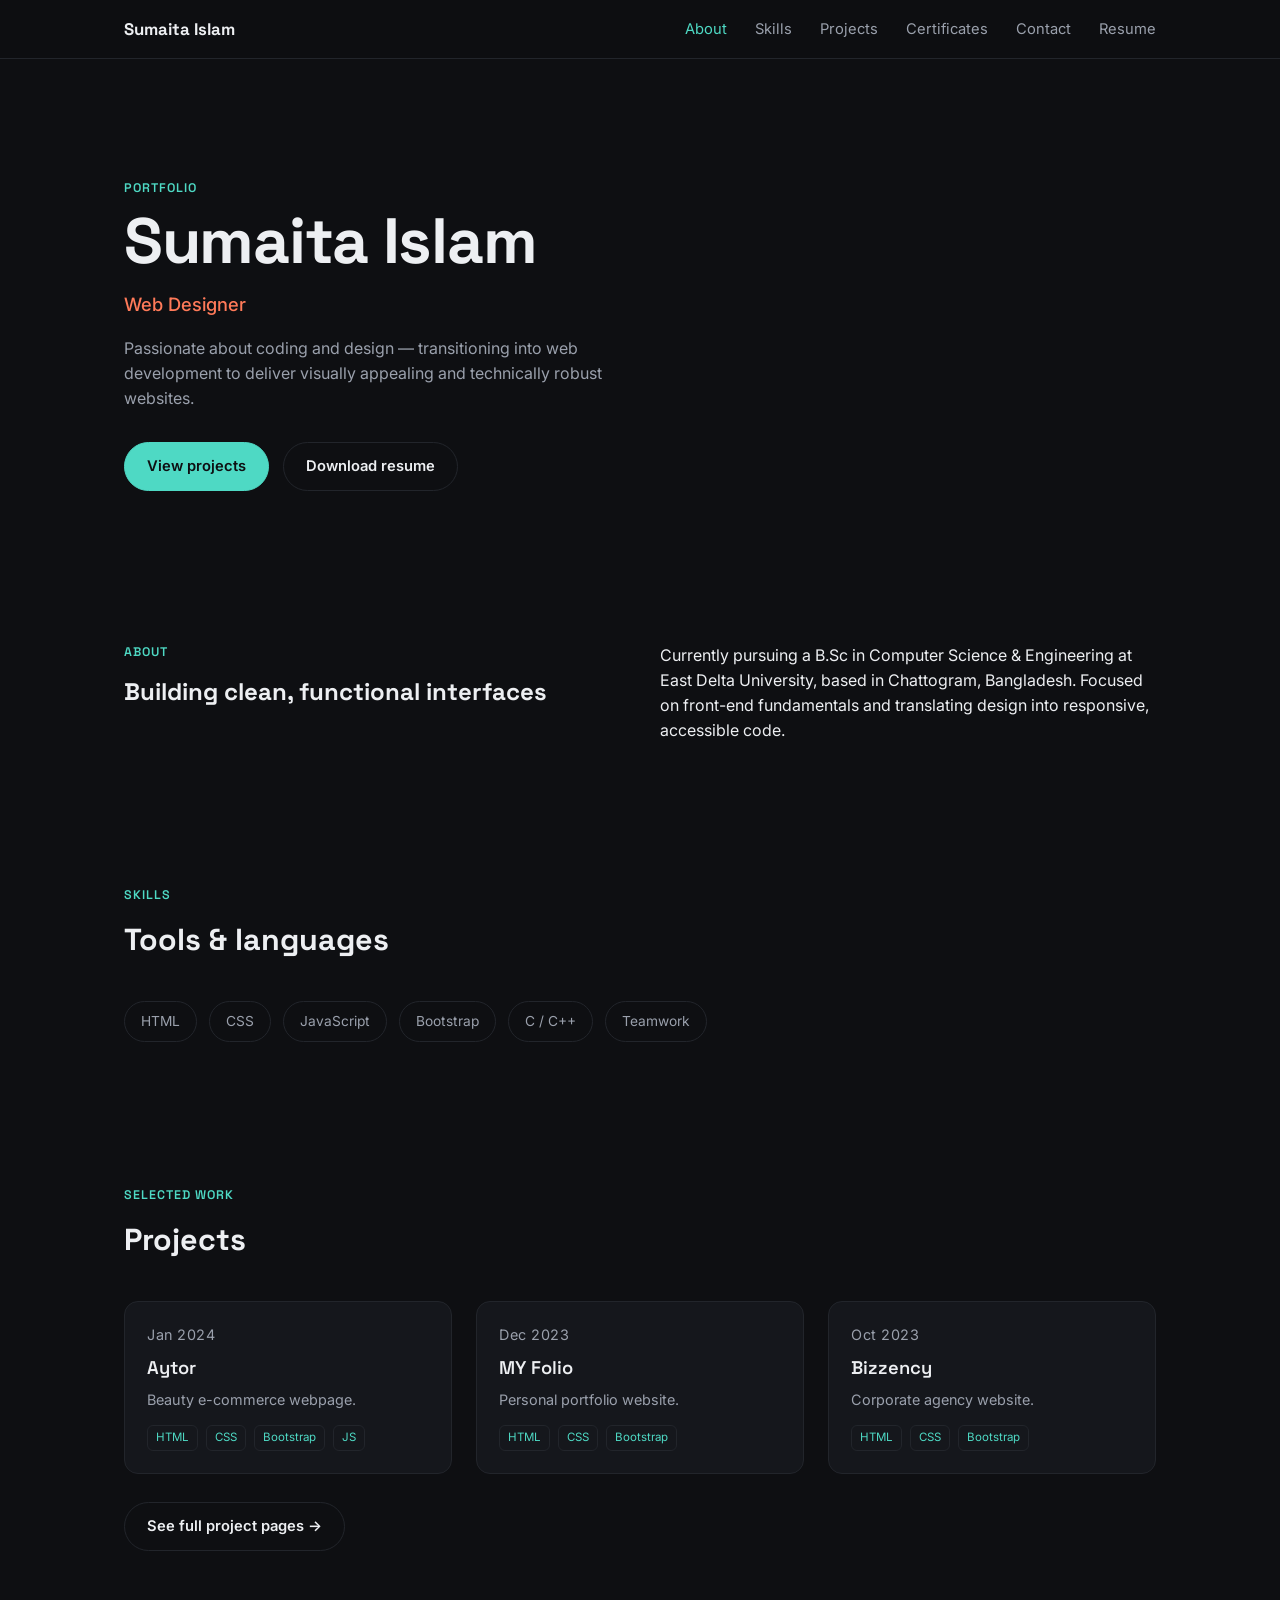
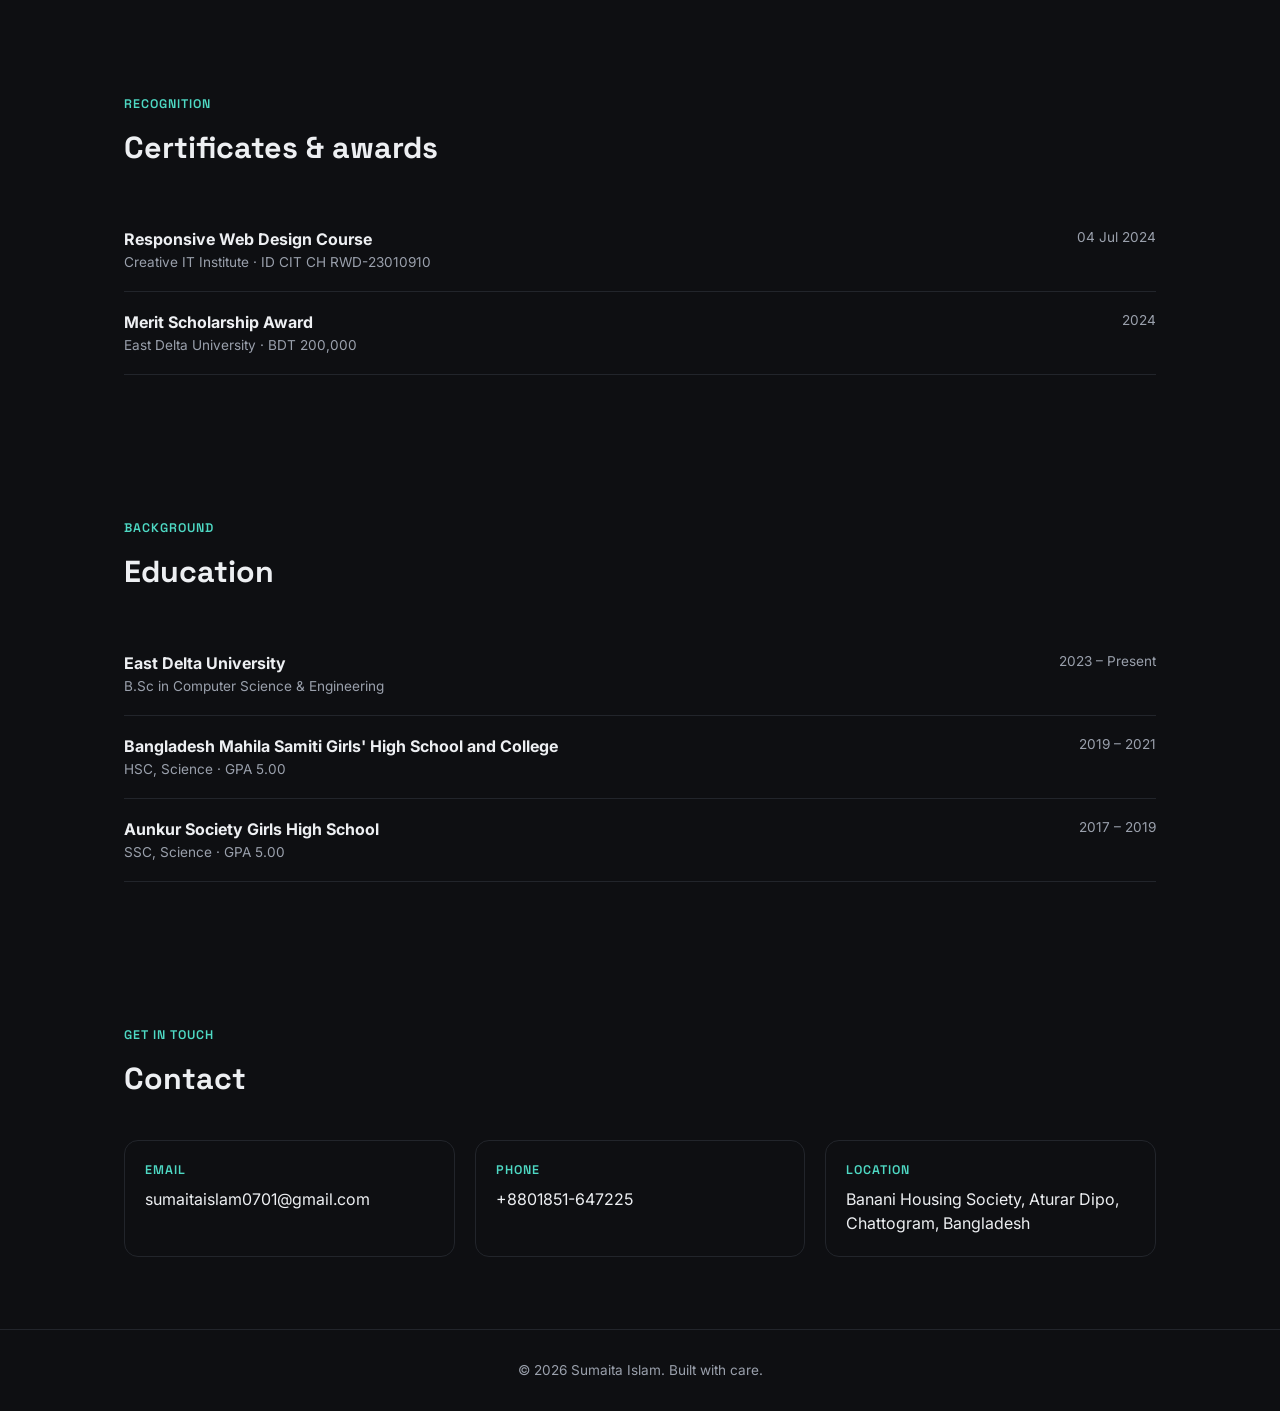
<file: index.html>
<!DOCTYPE html>
<html lang="en">
<head>
<meta charset="UTF-8">
<meta name="viewport" content="width=device-width, initial-scale=1.0">
<title>Sumaita Islam — Web Designer</title>
<meta name="description" content="Portfolio of Sumaita Islam, web designer crafting clean, responsive websites with HTML, CSS, Bootstrap and JavaScript.">
<meta property="og:title" content="Sumaita Islam — Web Designer">
<meta property="og:description" content="Portfolio of Sumaita Islam, web designer.">
<meta property="og:image" content="/assets/og-cover.jpg"> <!-- [EDIT] add real OG image -->
<link rel="preconnect" href="https://fonts.googleapis.com">
<link href="https://fonts.googleapis.com/css2?family=Space+Grotesk:wght@500;700&family=Inter:wght@400;500;600&display=swap" rel="stylesheet">
<link rel="icon" href="/favicon.svg" type="image/svg+xml">
<link rel="alternate icon" href="/favicon.ico">
<link rel="stylesheet" href="styles.css">
</head>
<body>

<nav class="nav"><div class="nav-inner">
  <div class="nav-logo">Sumaita Islam</div>
  <div class="nav-links">
    <a href="#about" class="active">About</a>
    <a href="#skills">Skills</a>
    <a href="#projects">Projects</a>
    <a href="#certificates">Certificates</a>
    <a href="#contact">Contact</a>
    <a href="resume.html">Resume</a>
  </div>
  <button class="nav-toggle" aria-label="Toggle menu"><span></span><span></span><span></span></button>
</div></nav>

<header class="hero" data-sanity="hero"><div class="wrap">
  <p class="eyebrow">Portfolio</p>
  <h1 class="js-name">Sumaita Islam</h1>
  <p class="role js-role">Web Designer</p>
  <p class="lead js-lead">Passionate about coding and design — transitioning into web development to deliver visually appealing and technically robust websites.</p>
  <div class="hero-cta">
    <a href="projects.html" class="btn btn-primary">View projects</a>
    <a href="resume.html" class="btn">Download resume</a>
  </div>
</div></header>

<section id="about" data-sanity="about"><div class="wrap about-grid">
  <div>
    <p class="eyebrow">About</p>
    <h2 class="js-heading">Building clean, functional interfaces</h2>
  </div>
  <div>
    <p class="js-body">Currently pursuing a B.Sc in Computer Science & Engineering at East Delta University, based in Chattogram, Bangladesh. Focused on front-end fundamentals and translating design into responsive, accessible code.</p>
  </div>
</div></section>

<section id="skills"><div class="wrap">
  <div class="section-head"><p class="eyebrow">Skills</p><h2>Tools & languages</h2></div>
  <div class="skills-row" data-sanity="skills">
    <span class="skill-chip">HTML</span><span class="skill-chip">CSS</span>
    <span class="skill-chip">JavaScript</span><span class="skill-chip">Bootstrap</span>
    <span class="skill-chip">C / C++</span><span class="skill-chip">Teamwork</span>
  </div>
</div></section>

<section id="projects"><div class="wrap">
  <div class="section-head"><p class="eyebrow">Selected work</p><h2>Projects</h2></div>
  <div class="project-grid" data-sanity="projects">

    <div class="card"><div class="card-inner" data-title="Aytor" data-date="Jan 2024" data-summary="Beauty e-commerce webpage with product listings and cart UI." data-tech="HTML, CSS, Bootstrap, JS">
      <p class="card-tag">Jan 2024</p>
      <h3>Aytor</h3>
      <p>Beauty e-commerce webpage.</p>
      <div class="tech"><span>HTML</span><span>CSS</span><span>Bootstrap</span><span>JS</span></div>
    </div></div>

    <div class="card"><div class="card-inner" data-title="MY Folio" data-date="Dec 2023" data-summary="Personal portfolio website showcasing early front-end work." data-tech="HTML, CSS, Bootstrap">
      <p class="card-tag">Dec 2023</p>
      <h3>MY Folio</h3>
      <p>Personal portfolio website.</p>
      <div class="tech"><span>HTML</span><span>CSS</span><span>Bootstrap</span></div>
    </div></div>

    <div class="card"><div class="card-inner" data-title="Bizzency" data-date="Oct 2023" data-summary="Corporate agency website with service and contact sections." data-tech="HTML, CSS, Bootstrap">
      <p class="card-tag">Oct 2023</p>
      <h3>Bizzency</h3>
      <p>Corporate agency website.</p>
      <div class="tech"><span>HTML</span><span>CSS</span><span>Bootstrap</span></div>
    </div></div>

  </div>
  <p style="margin-top:28px"><a href="projects.html" class="btn">See full project pages →</a></p>
</div></section>

<section id="certificates"><div class="wrap">
  <div class="section-head"><p class="eyebrow">Recognition</p><h2>Certificates & awards</h2></div>
  <div data-sanity="certificates">
  <div class="list-item">
    <div><strong>Responsive Web Design Course</strong><div class="meta">Creative IT Institute · ID CIT CH RWD-23010910</div></div>
    <div class="meta">04 Jul 2024</div>
  </div>
  <div class="list-item">
    <div><strong>Merit Scholarship Award</strong><div class="meta">East Delta University · BDT 200,000</div></div>
    <div class="meta">2024</div>
  </div>
  </div>
</div></section>

<section id="education"><div class="wrap">
  <div class="section-head"><p class="eyebrow">Background</p><h2>Education</h2></div>
  <div data-sanity="education">
  <div class="list-item">
    <div><strong>East Delta University</strong><div class="meta">B.Sc in Computer Science & Engineering</div></div>
    <div class="meta">2023 – Present</div>
  </div>
  <div class="list-item">
    <div><strong>Bangladesh Mahila Samiti Girls' High School and College</strong><div class="meta">HSC, Science · GPA 5.00</div></div>
    <div class="meta">2019 – 2021</div>
  </div>
  <div class="list-item">
    <div><strong>Aunkur Society Girls High School</strong><div class="meta">SSC, Science · GPA 5.00</div></div>
    <div class="meta">2017 – 2019</div>
  </div>
  </div>
</div></section>

<section id="contact" data-sanity="contact"><div class="wrap">
  <div class="section-head"><p class="eyebrow">Get in touch</p><h2>Contact</h2></div>
  <div class="contact-grid">
    <div class="contact-item"><p class="eyebrow">Email</p><a href="mailto:sumaitaislam0701@gmail.com" class="js-email">sumaitaislam0701@gmail.com</a></div>
    <div class="contact-item"><p class="eyebrow">Phone</p><a href="tel:+8801851647225" class="js-phone">+8801851-647225</a></div>
    <div class="contact-item"><p class="eyebrow">Location</p><span class="js-location">Banani Housing Society, Aturar Dipo, Chattogram, Bangladesh</span></div>
  </div>
</div></section>

<footer><div class="wrap">© 2026 Sumaita Islam. Built with care.</div></footer>

<div class="modal-bg" id="modalBg">
  <div class="modal">
    <span class="modal-close">✕</span>
    <p class="eyebrow m-date"></p>
    <h3 class="m-title"></h3>
    <p class="m-summary" style="margin-top:10px;color:var(--ink-dim)"></p>
    <p class="m-tech" style="margin-top:14px;font-size:.85rem;color:var(--accent)"></p>
  </div>
</div>

<script src="script.js"></script>
<script type="module" src="sanity.js"></script>
</body>
</html>
</file>
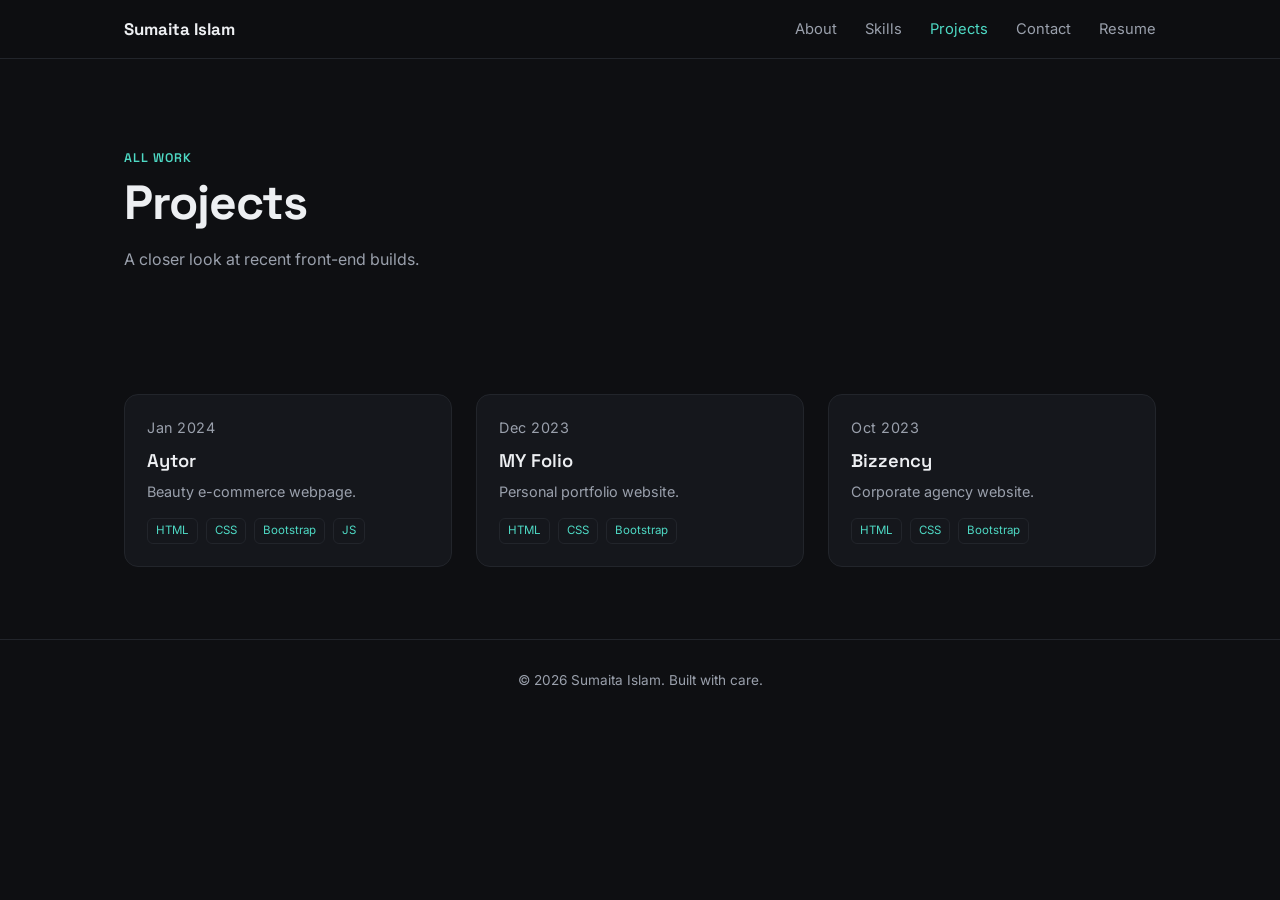
<file: projects.html>
<!DOCTYPE html>
<html lang="en">
<head>
<meta charset="UTF-8">
<meta name="viewport" content="width=device-width, initial-scale=1.0">
<title>Projects — Sumaita Islam</title>
<meta name="description" content="Web design projects by Sumaita Islam: Aytor, MY Folio, Bizzency.">
<link href="https://fonts.googleapis.com/css2?family=Space+Grotesk:wght@500;700&family=Inter:wght@400;500;600&display=swap" rel="stylesheet">
<link rel="icon" href="/favicon.svg" type="image/svg+xml">
<link rel="alternate icon" href="/favicon.ico">
<link rel="stylesheet" href="styles.css">
</head>
<body>
<nav class="nav"><div class="nav-inner">
  <div class="nav-logo"><a href="index.html">Sumaita Islam</a></div>
  <div class="nav-links">
    <a href="index.html#about">About</a>
    <a href="index.html#skills">Skills</a>
    <a href="projects.html" class="active">Projects</a>
    <a href="index.html#contact">Contact</a>
    <a href="resume.html">Resume</a>
  </div>
  <button class="nav-toggle" aria-label="Toggle menu"><span></span><span></span><span></span></button>
</div></nav>

<header class="hero" style="padding:90px 0 50px"><div class="wrap">
  <p class="eyebrow">All work</p>
  <h1 style="font-size:clamp(2rem,5vw,3rem)">Projects</h1>
  <p class="lead">A closer look at recent front-end builds.</p>
</div></header>

<section><div class="wrap project-grid" data-sanity="projects">

  <div class="card"><div class="card-inner" data-title="Aytor" data-date="Jan 2024" data-summary="Beauty e-commerce webpage with product listings and cart UI, built mobile-first using Bootstrap grid." data-tech="HTML, CSS, Bootstrap, JS">
    <p class="card-tag">Jan 2024</p><h3>Aytor</h3>
    <p>Beauty e-commerce webpage.</p>
    <div class="tech"><span>HTML</span><span>CSS</span><span>Bootstrap</span><span>JS</span></div>
  </div></div>

  <div class="card"><div class="card-inner" data-title="MY Folio" data-date="Dec 2023" data-summary="Personal portfolio website used to showcase early front-end coursework and projects." data-tech="HTML, CSS, Bootstrap">
    <p class="card-tag">Dec 2023</p><h3>MY Folio</h3>
    <p>Personal portfolio website.</p>
    <div class="tech"><span>HTML</span><span>CSS</span><span>Bootstrap</span></div>
  </div></div>

  <div class="card"><div class="card-inner" data-title="Bizzency" data-date="Oct 2023" data-summary="Corporate agency website featuring service breakdown, team section and contact form." data-tech="HTML, CSS, Bootstrap">
    <p class="card-tag">Oct 2023</p><h3>Bizzency</h3>
    <p>Corporate agency website.</p>
    <div class="tech"><span>HTML</span><span>CSS</span><span>Bootstrap</span></div>
  </div></div>

</div></section>

<footer><div class="wrap">© 2026 Sumaita Islam. Built with care.</div></footer>

<div class="modal-bg" id="modalBg">
  <div class="modal">
    <span class="modal-close">✕</span>
    <p class="eyebrow m-date"></p>
    <h3 class="m-title"></h3>
    <p class="m-summary" style="margin-top:10px;color:var(--ink-dim)"></p>
    <p class="m-tech" style="margin-top:14px;font-size:.85rem;color:var(--accent)"></p>
  </div>
</div>

<script src="script.js"></script>
<script type="module" src="sanity.js"></script>
</body>
</html>
</file>
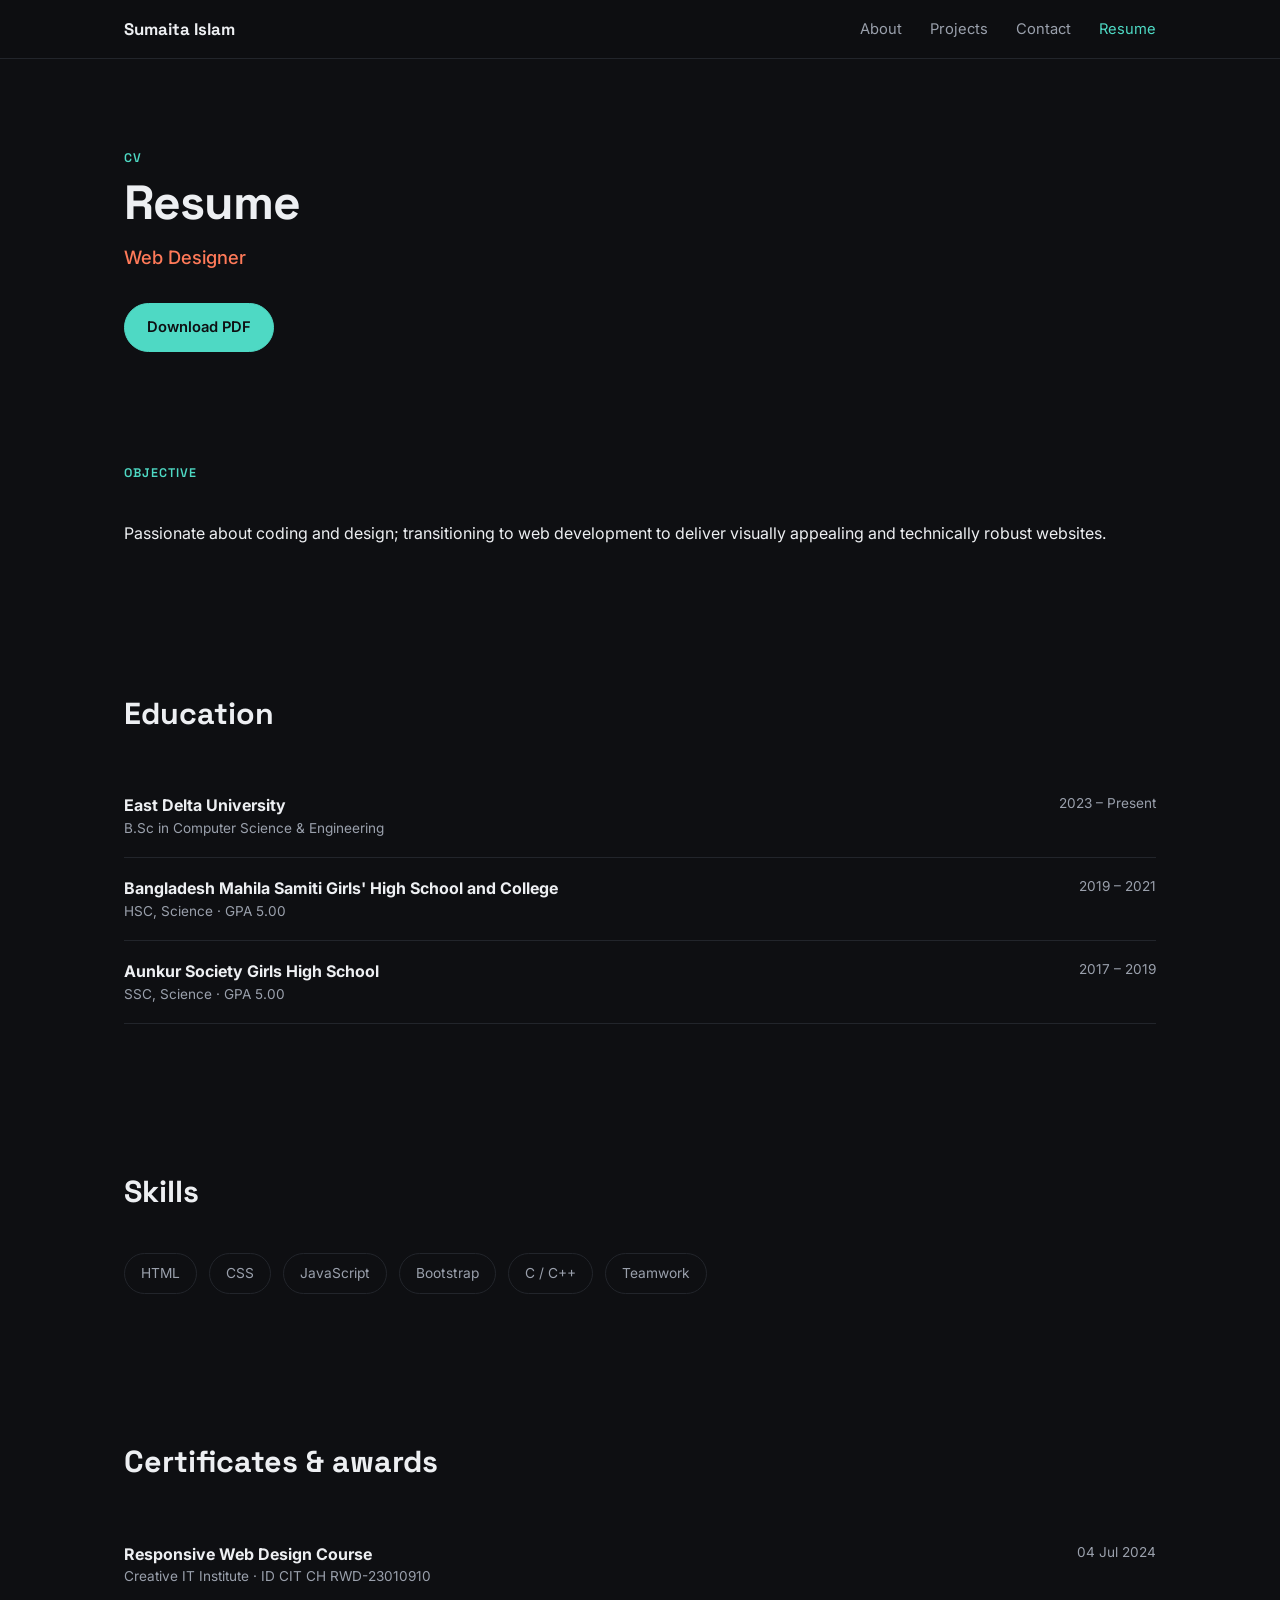
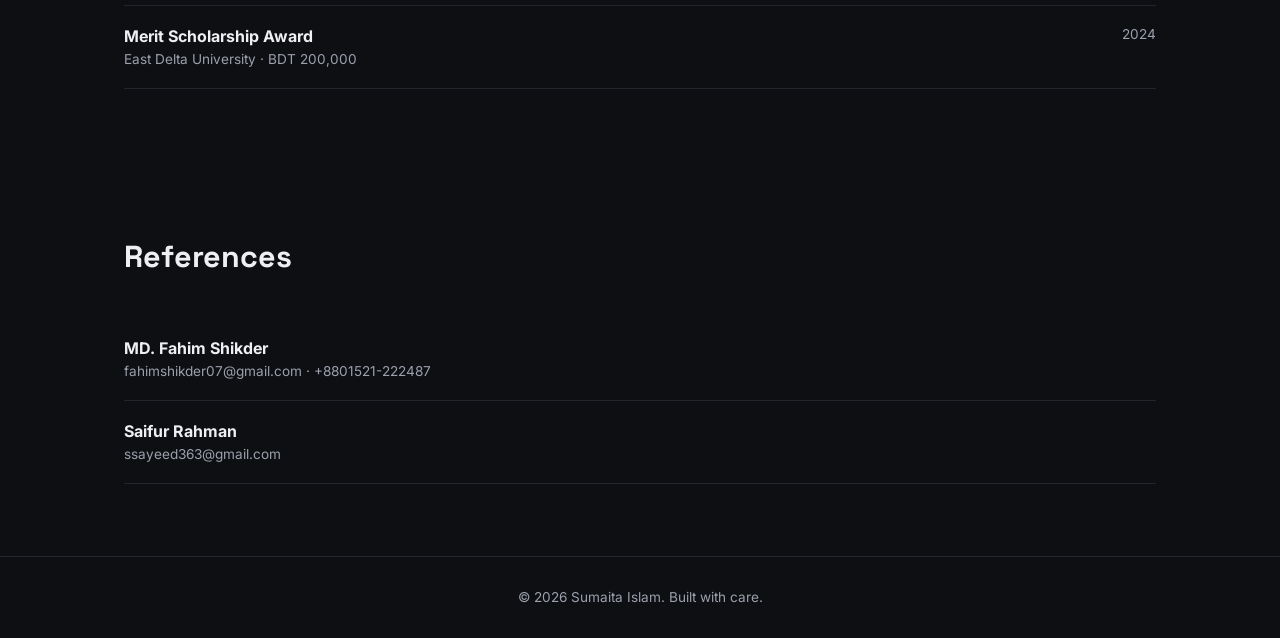
<file: resume.html>
<!DOCTYPE html>
<html lang="en">
<head>
<meta charset="UTF-8">
<meta name="viewport" content="width=device-width, initial-scale=1.0">
<title>Resume — Sumaita Islam</title>
<meta name="description" content="Resume of Sumaita Islam, Web Designer.">
<link href="https://fonts.googleapis.com/css2?family=Space+Grotesk:wght@500;700&family=Inter:wght@400;500;600&display=swap" rel="stylesheet">
<link rel="icon" href="/favicon.svg" type="image/svg+xml">
<link rel="alternate icon" href="/favicon.ico">
<link rel="stylesheet" href="styles.css">
</head>
<body>
<nav class="nav"><div class="nav-inner">
  <div class="nav-logo"><a href="index.html">Sumaita Islam</a></div>
  <div class="nav-links">
    <a href="index.html#about">About</a>
    <a href="projects.html">Projects</a>
    <a href="index.html#contact">Contact</a>
    <a href="resume.html" class="active">Resume</a>
  </div>
  <button class="nav-toggle" aria-label="Toggle menu"><span></span><span></span><span></span></button>
</div></nav>

<header class="hero" style="padding:90px 0 40px"><div class="wrap">
  <p class="eyebrow">CV</p>
  <h1 style="font-size:clamp(2rem,5vw,3rem)">Resume</h1>
  <p class="role">Web Designer</p>
  <div class="hero-cta">
    <a href="#" id="resumeDownload" class="btn btn-primary">Download PDF</a> <!-- [EDIT] replace href with siteSettings.resumeFile asset URL from Sanity, or upload PDF to /assets/ -->
  </div>
</div></header>

<section><div class="wrap">
  <div class="section-head"><p class="eyebrow">Objective</p></div>
  <p>Passionate about coding and design; transitioning to web development to deliver visually appealing and technically robust websites.</p>
</div></section>

<section><div class="wrap" data-sanity="education">
  <div class="section-head"><h2>Education</h2></div>
  <div class="list-item"><div><strong>East Delta University</strong><div class="meta">B.Sc in Computer Science & Engineering</div></div><div class="meta">2023 – Present</div></div>
  <div class="list-item"><div><strong>Bangladesh Mahila Samiti Girls' High School and College</strong><div class="meta">HSC, Science · GPA 5.00</div></div><div class="meta">2019 – 2021</div></div>
  <div class="list-item"><div><strong>Aunkur Society Girls High School</strong><div class="meta">SSC, Science · GPA 5.00</div></div><div class="meta">2017 – 2019</div></div>
</div></section>

<section><div class="wrap">
  <div class="section-head"><h2>Skills</h2></div>
  <div class="skills-row" data-sanity="skills">
    <span class="skill-chip">HTML</span><span class="skill-chip">CSS</span>
    <span class="skill-chip">JavaScript</span><span class="skill-chip">Bootstrap</span>
    <span class="skill-chip">C / C++</span><span class="skill-chip">Teamwork</span>
  </div>
</div></section>

<section><div class="wrap" data-sanity="certificates">
  <div class="section-head"><h2>Certificates & awards</h2></div>
  <div class="list-item"><div><strong>Responsive Web Design Course</strong><div class="meta">Creative IT Institute · ID CIT CH RWD-23010910</div></div><div class="meta">04 Jul 2024</div></div>
  <div class="list-item"><div><strong>Merit Scholarship Award</strong><div class="meta">East Delta University · BDT 200,000</div></div><div class="meta">2024</div></div>
</div></section>

<section><div class="wrap">
  <div class="section-head"><h2>References</h2></div>
  <div data-sanity="references">
  <div class="list-item"><div><strong>MD. Fahim Shikder</strong><div class="meta">fahimshikder07@gmail.com · +8801521-222487</div></div></div>
  <div class="list-item"><div><strong>Saifur Rahman</strong><div class="meta">ssayeed363@gmail.com</div></div></div>
  </div>
</div></section>

<footer><div class="wrap">© 2026 Sumaita Islam. Built with care.</div></footer>
<script src="script.js"></script>
<script type="module" src="sanity.js"></script>
</body>
</html>
</file>
<file: styles.css>
:root{
  --bg:#0E0F12; --bg-soft:#15171C; --line:#22252B;
  --ink:#EDEFF2; --ink-dim:#9AA0AC;
  --accent:#4ED9C4; --accent-2:#FF7A59;
  --font-d:'Space Grotesk',sans-serif; --font-b:'Inter',sans-serif;
  --r:14px;
}
*{box-sizing:border-box;margin:0;padding:0}
body{background:var(--bg);color:var(--ink);font-family:var(--font-b);line-height:1.55;scroll-behavior:smooth}
h1,h2,h3,.eyebrow{font-family:var(--font-d)}
a{color:inherit;text-decoration:none}
img{max-width:100%;display:block}
.wrap{max-width:1080px;margin:0 auto;padding:0 24px}
.eyebrow{color:var(--accent);letter-spacing:.08em;text-transform:uppercase;font-size:.78rem;font-weight:600;margin-bottom:10px}

/* nav */
.nav{position:sticky;top:0;z-index:50;backdrop-filter:blur(10px);background:rgba(14,15,18,.75);border-bottom:1px solid var(--line)}
.nav-inner{max-width:1080px;margin:0 auto;padding:16px 24px;display:flex;justify-content:space-between;align-items:center;position:relative}
.nav-logo{font-family:var(--font-d);font-weight:700;font-size:1.05rem}
.nav-links{display:flex;gap:28px;font-size:.92rem}
.nav-links a{color:var(--ink-dim);transition:color .2s}
.nav-links a:hover,.nav-links a.active{color:var(--accent)}
.nav-toggle{display:none;flex-direction:column;gap:5px;background:none;border:0;cursor:pointer;padding:6px;z-index:60}
.nav-toggle span{width:22px;height:2px;background:var(--ink);display:block;transition:transform .25s,opacity .25s}
.nav-toggle.open span:nth-child(1){transform:translateY(7px) rotate(45deg)}
.nav-toggle.open span:nth-child(2){opacity:0}
.nav-toggle.open span:nth-child(3){transform:translateY(-7px) rotate(-45deg)}

@media(max-width:680px){
  .nav-toggle{display:flex}
  .nav-links{
    position:absolute;top:100%;left:0;right:0;
    flex-direction:column;gap:0;
    background:var(--bg-soft);border-bottom:1px solid var(--line);
    max-height:0;overflow:hidden;transition:max-height .3s ease;
  }
  .nav-links.open{max-height:320px}
  .nav-links a{padding:14px 24px;border-top:1px solid var(--line);width:100%}
}

/* hero */
.hero{padding:120px 0 80px;position:relative}
.hero h1{font-size:clamp(2.4rem,6vw,4rem);font-weight:700;line-height:1.05;letter-spacing:-.02em}
.hero .role{color:var(--accent-2);font-size:1.15rem;margin-top:14px;font-weight:500}
.hero p.lead{color:var(--ink-dim);max-width:540px;margin-top:18px}
.hero-cta{display:flex;gap:14px;margin-top:32px;flex-wrap:wrap}
.btn{display:inline-block;padding:12px 22px;border-radius:999px;font-size:.92rem;font-weight:600;border:1px solid var(--line);transition:transform .25s,border-color .25s}
.btn-primary{background:var(--accent);color:#0E0F12;border-color:var(--accent)}
.btn:hover{transform:translateY(-2px)}
.btn-primary:hover{border-color:var(--accent)}

/* sections */
section{padding:72px 0}
.section-head{margin-bottom:38px}
.section-head h2{font-size:1.9rem;font-weight:700}

/* about */
.about-grid{display:grid;grid-template-columns:1fr 1fr;gap:40px}
@media(max-width:760px){.about-grid{grid-template-columns:1fr}}

/* skills */
.skills-row{display:flex;flex-wrap:wrap;gap:12px}
.skill-chip{padding:9px 16px;border:1px solid var(--line);border-radius:999px;font-size:.86rem;color:var(--ink-dim);transition:.2s}
.skill-chip:hover{border-color:var(--accent);color:var(--accent)}

/* project cards w/ 3d tilt */
.project-grid{display:grid;grid-template-columns:repeat(auto-fit,minmax(280px,1fr));gap:24px}
.card{perspective:900px}
.card-inner{background:var(--bg-soft);border:1px solid var(--line);border-radius:var(--r);padding:22px;transform-style:preserve-3d;transition:transform .15s ease-out,border-color .25s;cursor:pointer}
.card-inner:hover{border-color:var(--accent)}
.card-tag{font-size:.74rem;color:var(--ink-dim);letter-spacing:.04em}
.card h3{font-size:1.15rem;margin:8px 0 6px;font-weight:600}
.card p{color:var(--ink-dim);font-size:.9rem}
.card .tech{margin-top:14px;display:flex;gap:8px;flex-wrap:wrap}
.card .tech span{font-size:.72rem;color:var(--accent);border:1px solid var(--line);border-radius:6px;padding:3px 8px}

/* modal */
.modal-bg{position:fixed;inset:0;background:rgba(0,0,0,.6);display:none;align-items:center;justify-content:center;z-index:100;padding:24px}
.modal-bg.open{display:flex}
.modal{background:var(--bg-soft);border:1px solid var(--line);border-radius:var(--r);max-width:520px;width:100%;padding:30px;position:relative}
.modal-close{position:absolute;top:16px;right:18px;cursor:pointer;color:var(--ink-dim);font-size:1.1rem}

/* certificates / education list */
.list-item{border-bottom:1px solid var(--line);padding:18px 0;display:flex;justify-content:space-between;gap:20px;flex-wrap:wrap}
.list-item .meta{color:var(--ink-dim);font-size:.85rem}

/* contact */
.contact-grid{display:grid;grid-template-columns:repeat(auto-fit,minmax(220px,1fr));gap:20px}
.contact-item{border:1px solid var(--line);border-radius:var(--r);padding:20px}
.contact-item .eyebrow{margin-bottom:6px}

footer{border-top:1px solid var(--line);padding:30px 0;color:var(--ink-dim);font-size:.85rem;text-align:center}

@media(prefers-reduced-motion:reduce){.card-inner{transition:none}}

/* mobile-wide adjustments */
@media(max-width:680px){
  .wrap{padding:0 18px}
  .hero{padding:48px 0 48px}
  section{padding:48px 0}
  .hero-cta{flex-direction:column}
  .hero-cta .btn{text-align:center;width:100%}
  .about-grid{gap:24px}
  .list-item{flex-direction:column;gap:4px;padding:14px 0}
  .contact-grid{grid-template-columns:1fr}
  .modal{padding:22px}
  .card-inner{transform:none !important} /* disable tilt on touch/small screens */
  .nav-logo{font-size:.98rem}
}

/* avoid hover-tilt on touch devices even on larger screens */
@media(hover:none){
  .card-inner{transform:none !important}
}
</file>
